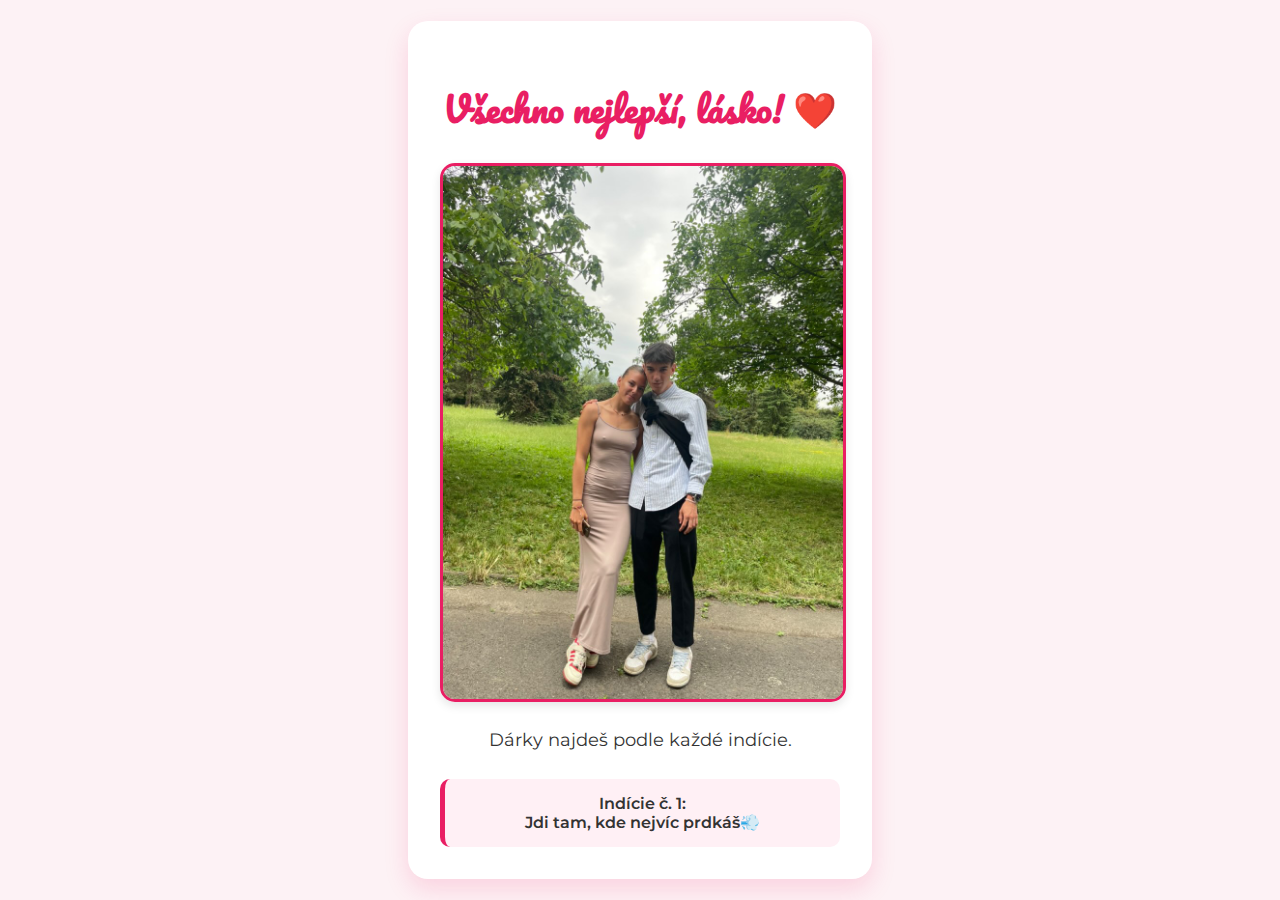
<file: index.html>
<!DOCTYPE html>
<html lang="cs">
<head>
    <meta charset="UTF-8">
    <meta name="viewport" content="width=device-width, initial-scale=1.0">
    <title>Všechno nejlepší!</title>
    <link rel="stylesheet" href="style.css">
</head>
<body>
    <div class="container">
        <h1>Všechno nejlepší, lásko! ❤️</h1>
        
        <div class="photo-frame">
            <img src="img/pred-skolou.jpeg" alt="My dva">
        </div>

        <p>Dárky najdeš podle každé indície.</p>
        
        <div class="clue-box">
            Indície č. 1:<br>
            Jdi tam, kde nejvíc prdkáš💨
        </div>
    </div>
</body>
</html>
</file>
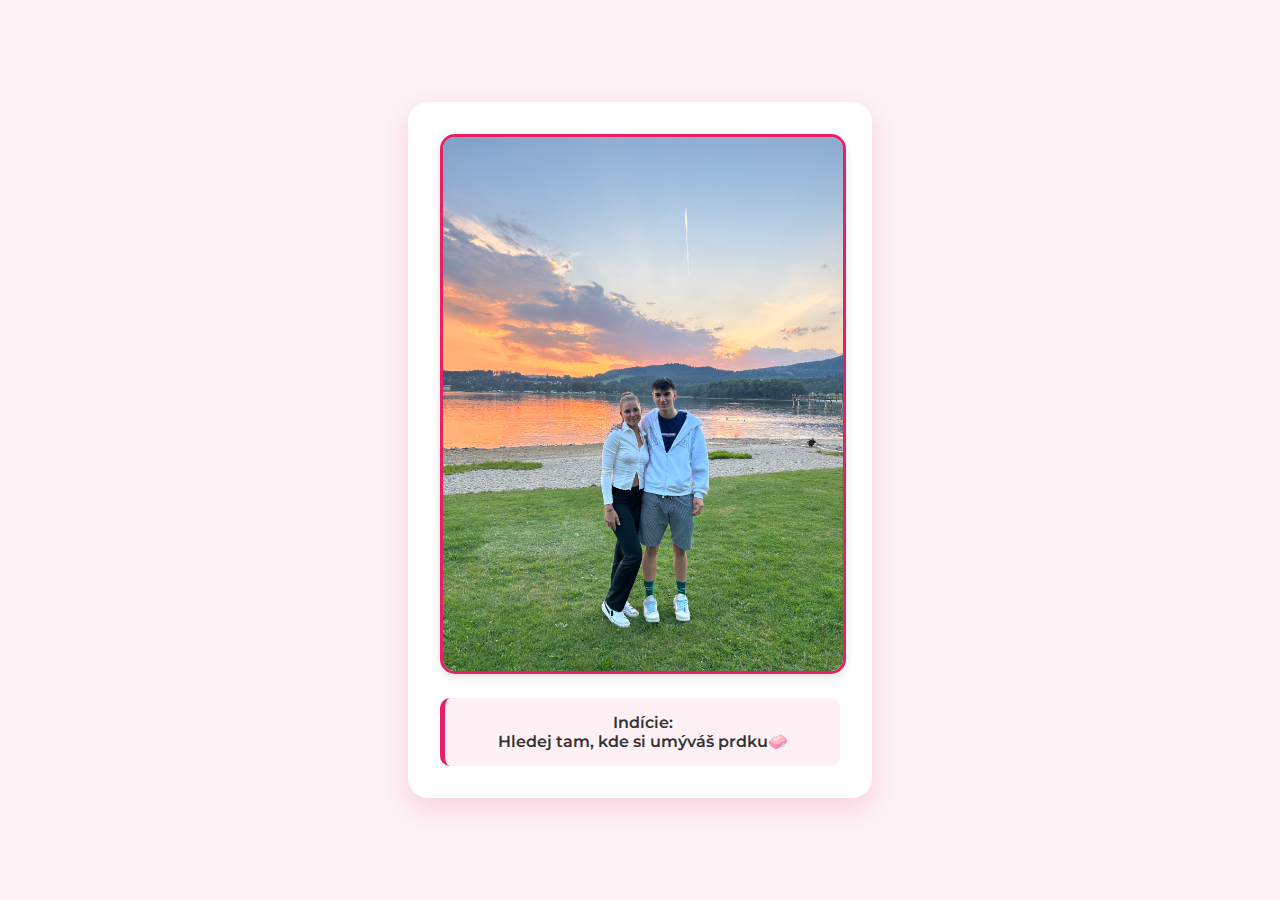
<file: indicie2.html>
<!DOCTYPE html>
<html lang="cs">
<head>
    <meta charset="UTF-8">
    <meta name="viewport" content="width=device-width, initial-scale=1.0">
    <title>Další krok...</title>
    <link rel="stylesheet" href="style.css">
</head>
<body>
    <div class="container">
        <div class="photo-frame">
            <img src="img/lipno.jpeg" alt="Vzpomínka">
        </div>

        <div class="clue-box">
            Indície:<br>
            Hledej tam, kde si umýváš prdku🧼
        </div>
    </div>
</body>
</html>
</file>
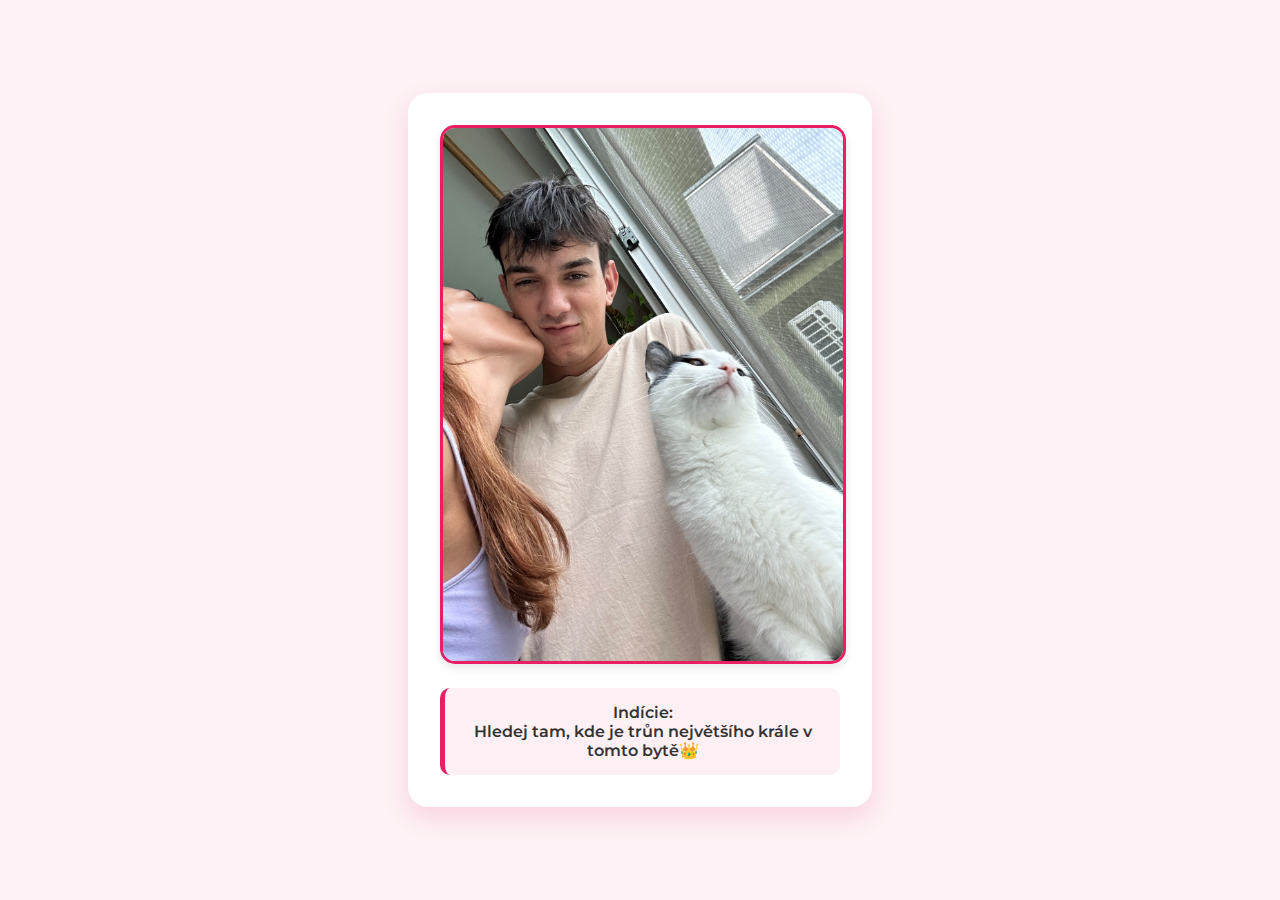
<file: indicie3.html>
<!DOCTYPE html>
<html lang="cs">
<head>
    <meta charset="UTF-8">
    <meta name="viewport" content="width=device-width, initial-scale=1.0">
    <title>Další krok...</title>
    <link rel="stylesheet" href="style.css">
</head>
<body>
    <div class="container">
        <div class="photo-frame">
            <img src="img/bakli.jpeg" alt="Vzpomínka">
        </div>

        <div class="clue-box">
            Indície:<br>
            Hledej tam, kde je trůn největšího krále v tomto bytě👑
        </div>
    </div>
</body>
</html>
</file>
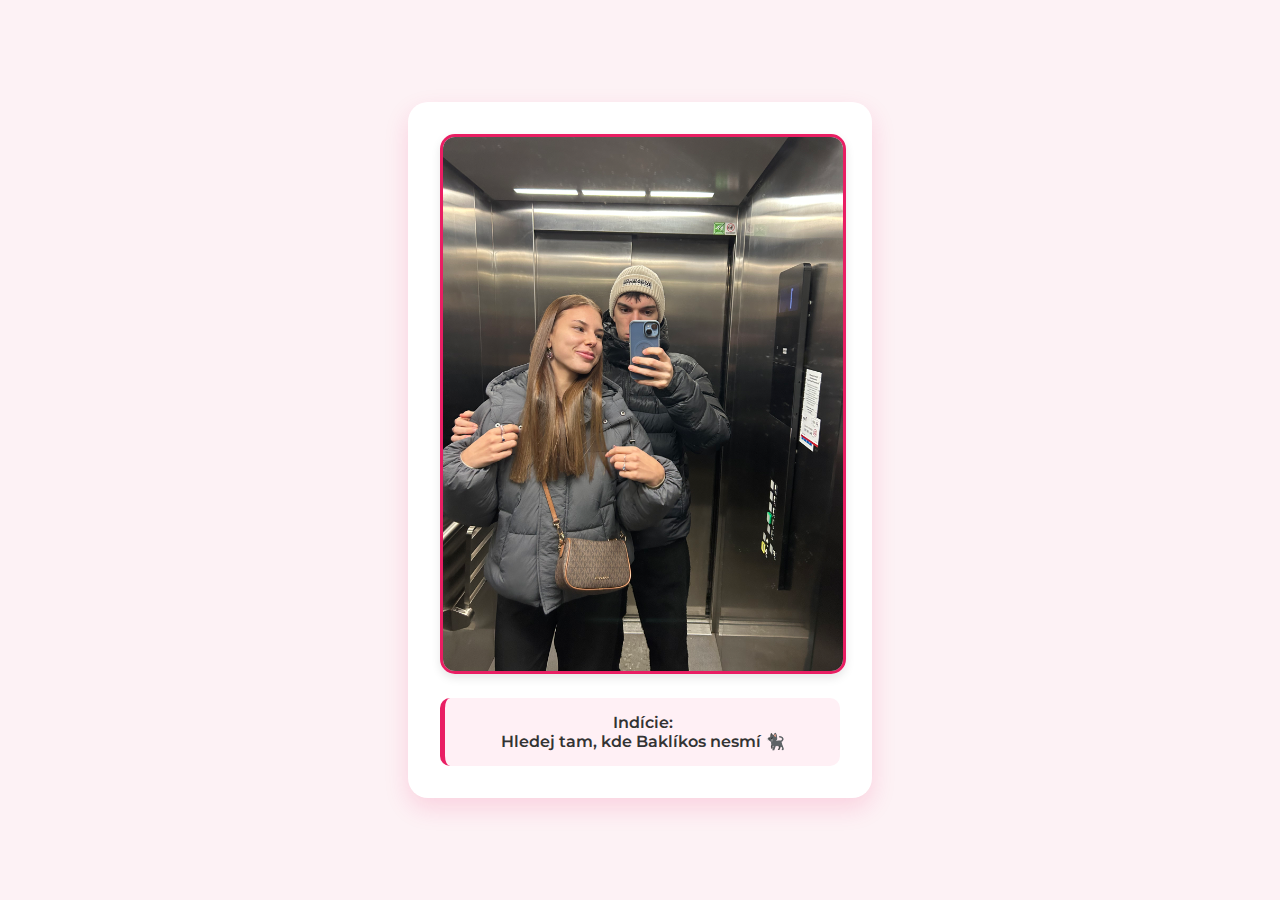
<file: indicie4.html>
<!DOCTYPE html>
<html lang="cs">
<head>
    <meta charset="UTF-8">
    <meta name="viewport" content="width=device-width, initial-scale=1.0">
    <title>Další krok...</title>
    <link rel="stylesheet" href="style.css">
</head>
<body>
    <div class="container">
        <div class="photo-frame">
            <img src="img/vytah.jpeg" alt="Vzpomínka">
        </div>

        <div class="clue-box">
            Indície:<br>
            Hledej tam, kde Baklíkos nesmí 🐈‍⬛
        </div>
    </div>
</body>
</html>
</file>
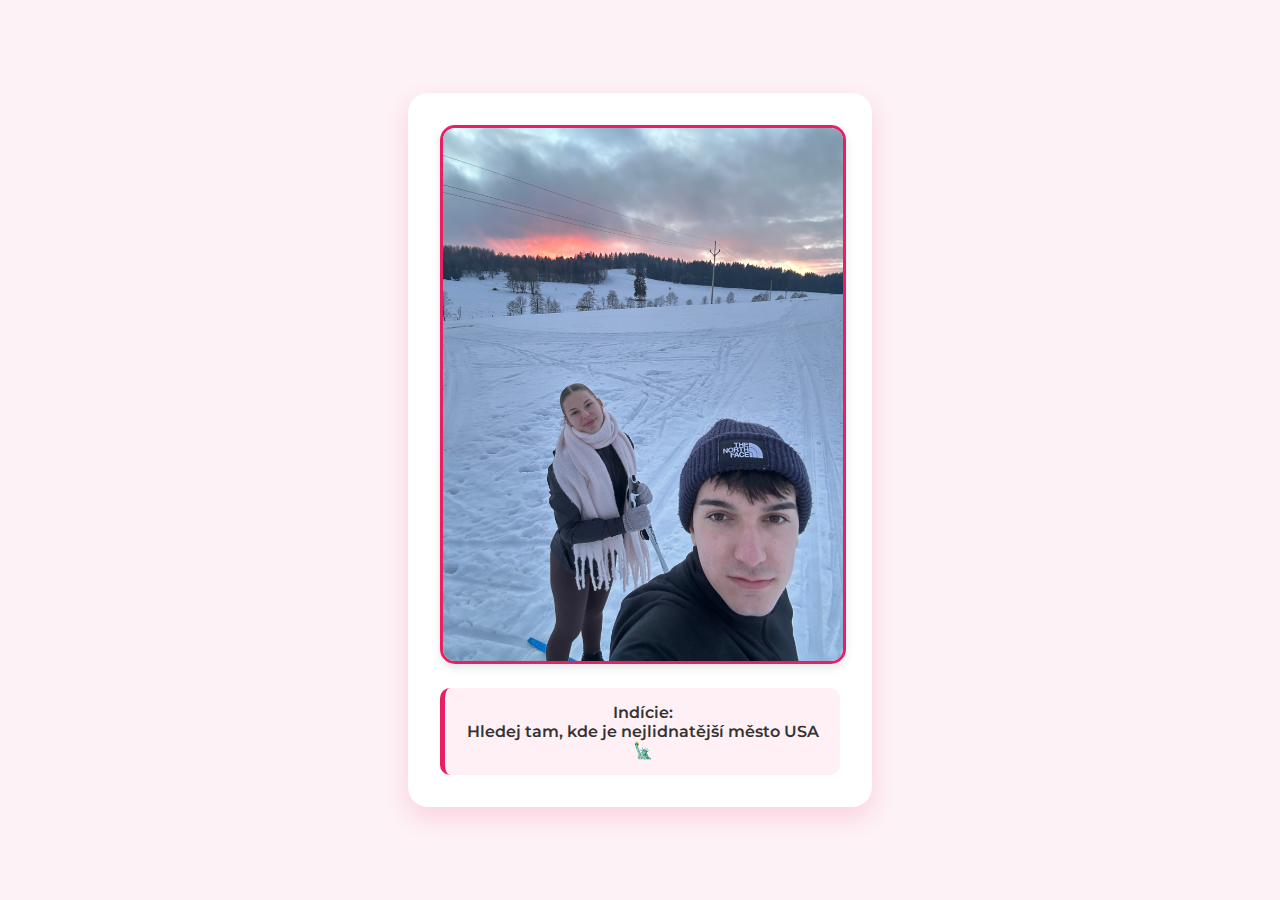
<file: indicie5.html>
<!DOCTYPE html>
<html lang="cs">
<head>
    <meta charset="UTF-8">
    <meta name="viewport" content="width=device-width, initial-scale=1.0">
    <title>Další krok...</title>
    <link rel="stylesheet" href="style.css">
</head>
<body>
    <div class="container">
        <div class="photo-frame">
            <img src="img/bezky.jpeg" alt="Vzpomínka">
        </div>

        <div class="clue-box">
            Indície:<br>
            Hledej tam, kde je nejlidnatější město USA🗽
        </div>
    </div>
</body>
</html>
</file>
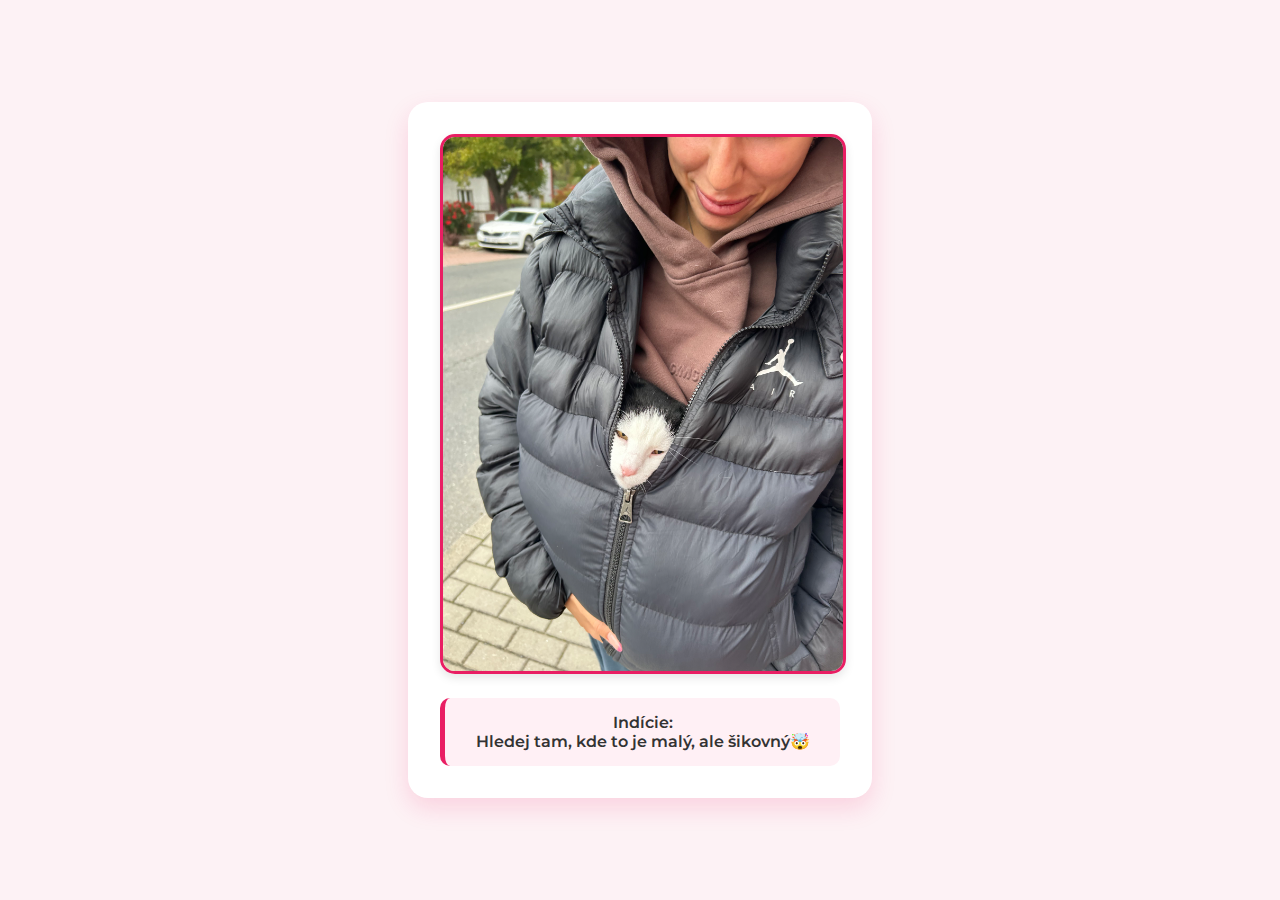
<file: indicie6.html>
<!DOCTYPE html>
<html lang="cs">
<head>
    <meta charset="UTF-8">
    <meta name="viewport" content="width=device-width, initial-scale=1.0">
    <title>Další krok...</title>
    <link rel="stylesheet" href="style.css">
</head>
<body>
    <div class="container">
        <div class="photo-frame">
            <img src="img/baklovic.jpeg" alt="Vzpomínka">
        </div>

        <div class="clue-box">
            Indície:<br>
            Hledej tam, kde to je malý, ale šikovný🤯
        </div>
    </div>
</body>
</html>
</file>
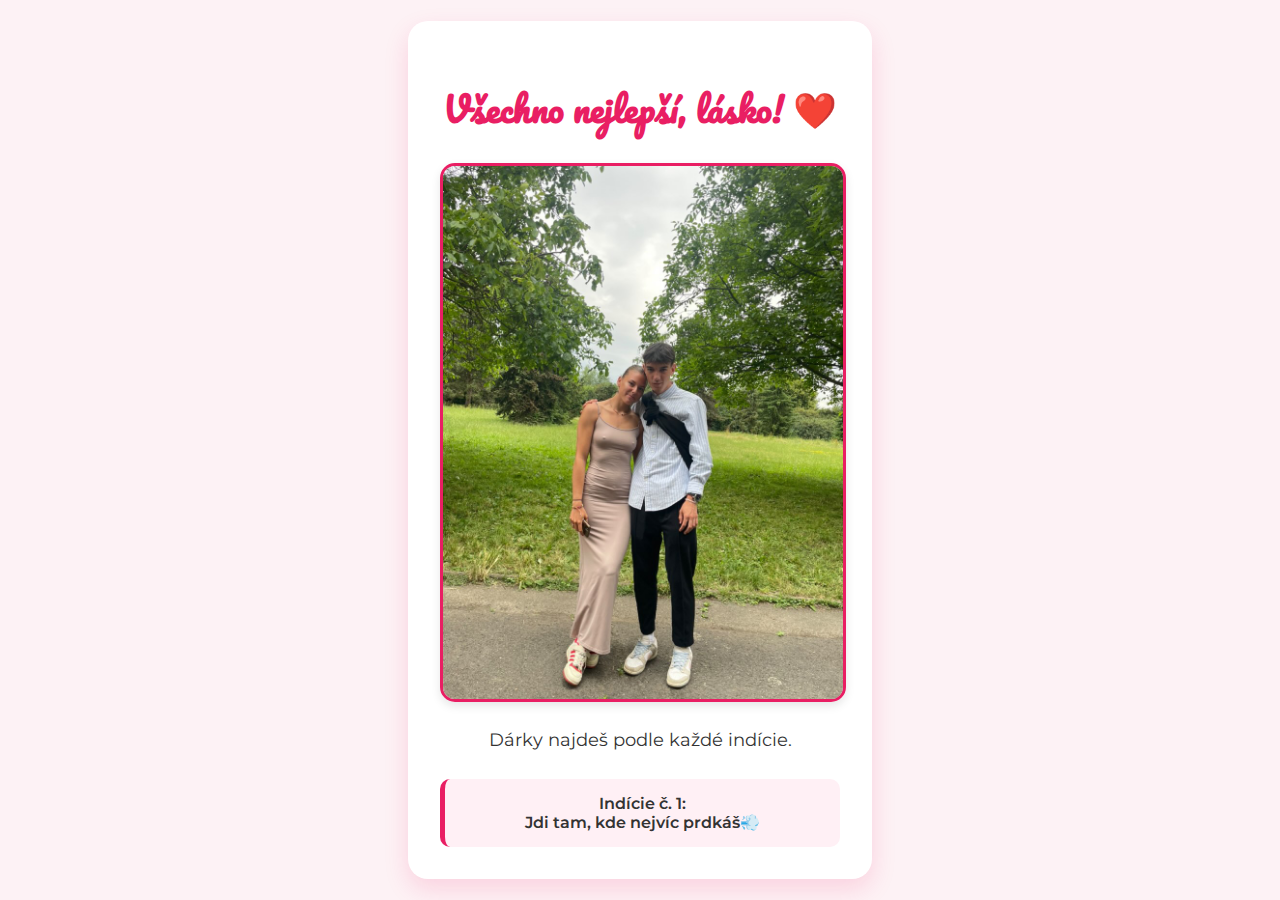
<file: uvod.html>
<!DOCTYPE html>
<html lang="cs">
<head>
    <meta charset="UTF-8">
    <meta name="viewport" content="width=device-width, initial-scale=1.0">
    <title>Všechno nejlepší!</title>
    <link rel="stylesheet" href="style.css">
</head>
<body>
    <div class="container">
        <h1>Všechno nejlepší, lásko! ❤️</h1>
        
        <div class="photo-frame">
            <img src="img/pred-skolou.jpeg" alt="My dva">
        </div>

        <p>Dárky najdeš podle každé indície.</p>
        
        <div class="clue-box">
            Indície č. 1:<br>
            Jdi tam, kde nejvíc prdkáš💨
        </div>
    </div>
</body>
</html>
</file>
<file: style.css>
/* style.css */
@import url('https://fonts.googleapis.com/css2?family=Montserrat:wght@400;600&family=Pacifico&display=swap');

:root {
    --primary-color: #e91e63; /* Růžová/Valentýnská */
    --bg-color: #fdf2f5;      /* Velmi světle růžová */
    --text-color: #333;
    --card-bg: #ffffff;
}

body {
    margin: 0;
    padding: 0;
    font-family: 'Montserrat', sans-serif;
    background-color: var(--bg-color);
    color: var(--text-color);
    display: flex;
    justify-content: center;
    align-items: center;
    min-height: 100vh;
    text-align: center;
}

.container {
    width: 90%;
    max-width: 400px; /* Aby to na PC nebylo moc roztažené */
    background: var(--card-bg);
    padding: 2rem;
    border-radius: 20px;
    box-shadow: 0 10px 25px rgba(233, 30, 99, 0.15);
    animation: fadeIn 1s ease-in-out;
}

h1 {
    font-family: 'Pacifico', cursive; /* Ozdobné písmo pro nadpisy */
    color: var(--primary-color);
    margin-bottom: 1.5rem;
    font-size: 2.2rem;
}

p {
    font-size: 1.1rem;
    line-height: 1.6;
    margin-bottom: 1.5rem;
}

.photo-frame {
    width: 100%;
    height: auto;
    border-radius: 15px;
    overflow: hidden;
    margin-bottom: 1.5rem;
    box-shadow: 0 4px 10px rgba(0,0,0,0.1);
    border: 3px solid var(--primary-color);
}

.photo-frame img {
    width: 100%;
    height: auto;
    display: block;
}

.clue-box {
    background-color: #fff0f5;
    padding: 15px;
    border-radius: 10px;
    border-left: 5px solid var(--primary-color);
    margin-top: 20px;
    font-weight: 600;
}

.btn {
    display: inline-block;
    background-color: var(--primary-color);
    color: white;
    padding: 15px 30px;
    text-decoration: none;
    border-radius: 50px;
    font-weight: bold;
    margin-top: 20px;
    transition: transform 0.2s;
    border: none;
    cursor: pointer;
    font-size: 1.1rem;
}

.btn:hover {
    transform: scale(1.05);
}

/* Animace pro tlačítko ANO */
.heart-beat {
    animation: heartbeat 1.5s infinite;
}

@keyframes fadeIn {
    from { opacity: 0; transform: translateY(20px); }
    to { opacity: 1; transform: translateY(0); }
}

@keyframes heartbeat {
    0% { transform: scale(1); }
    50% { transform: scale(1.1); }
    100% { transform: scale(1); }
}
</file>
